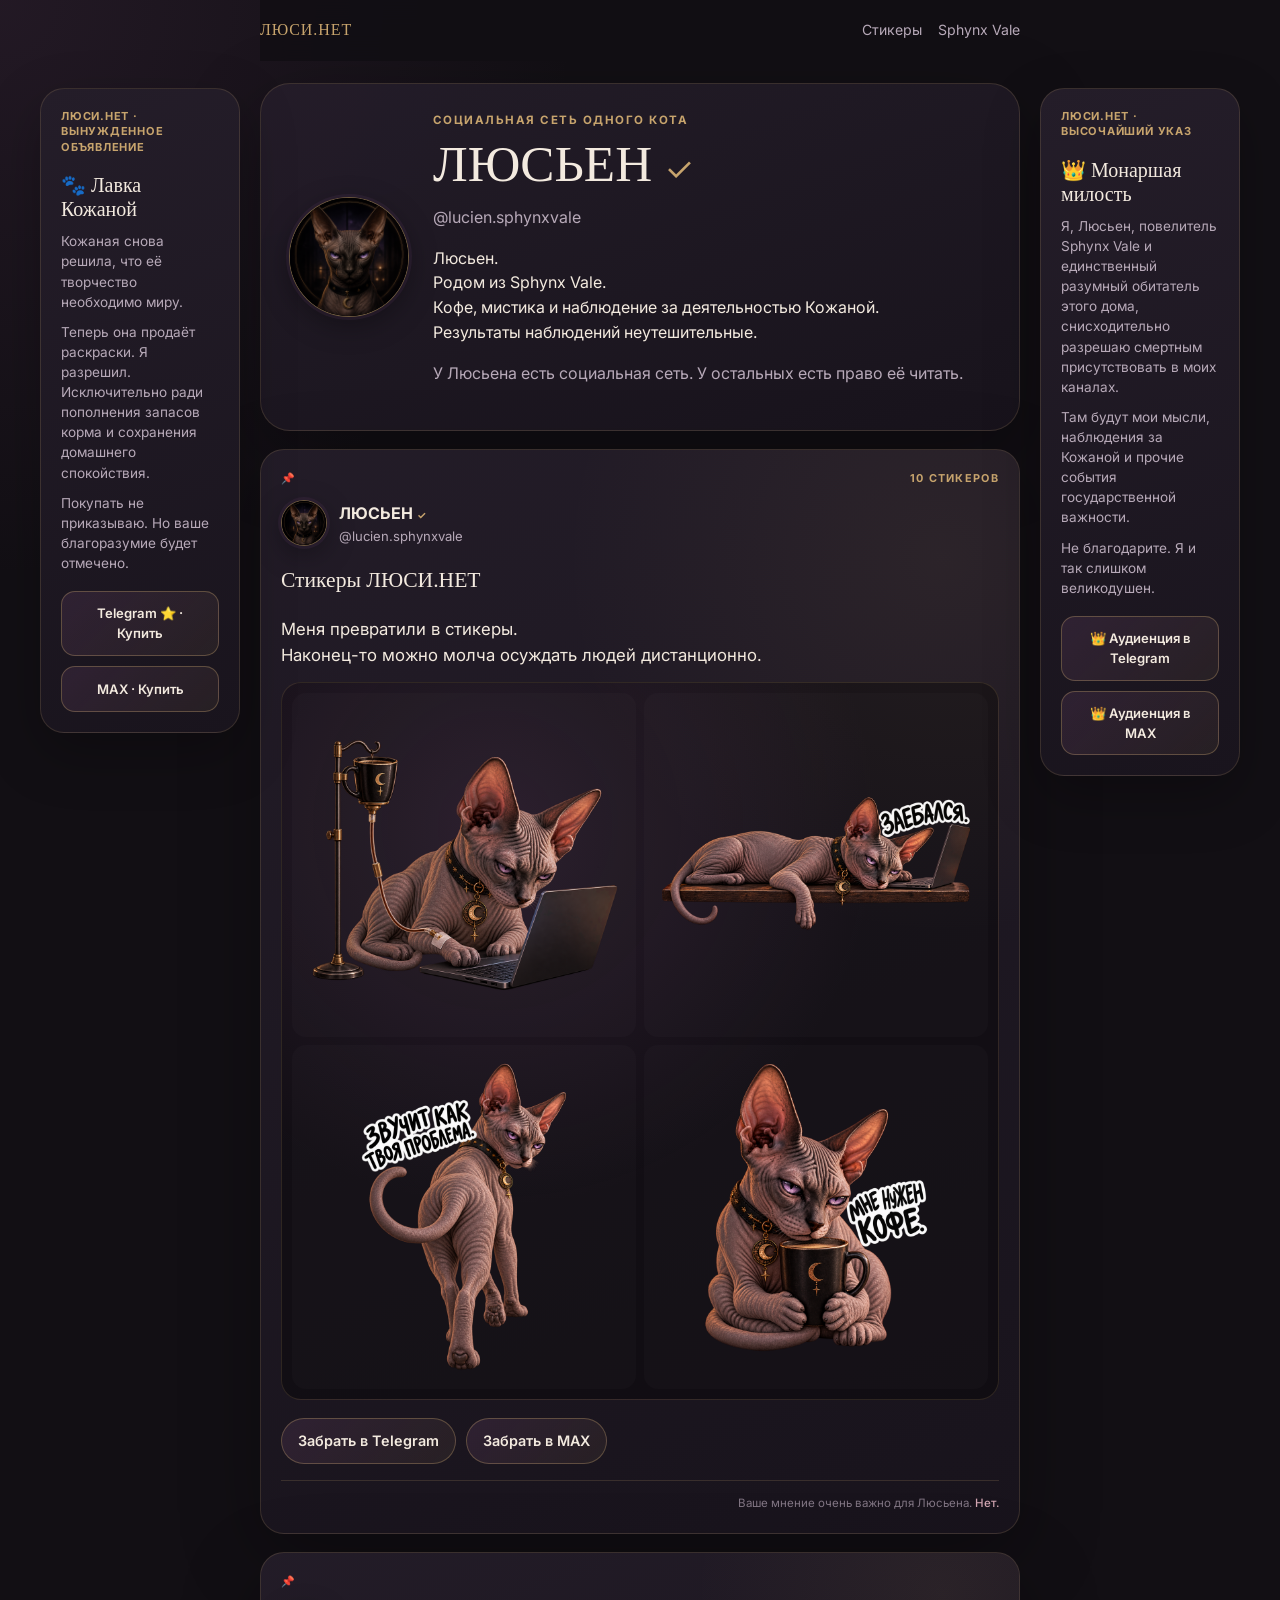
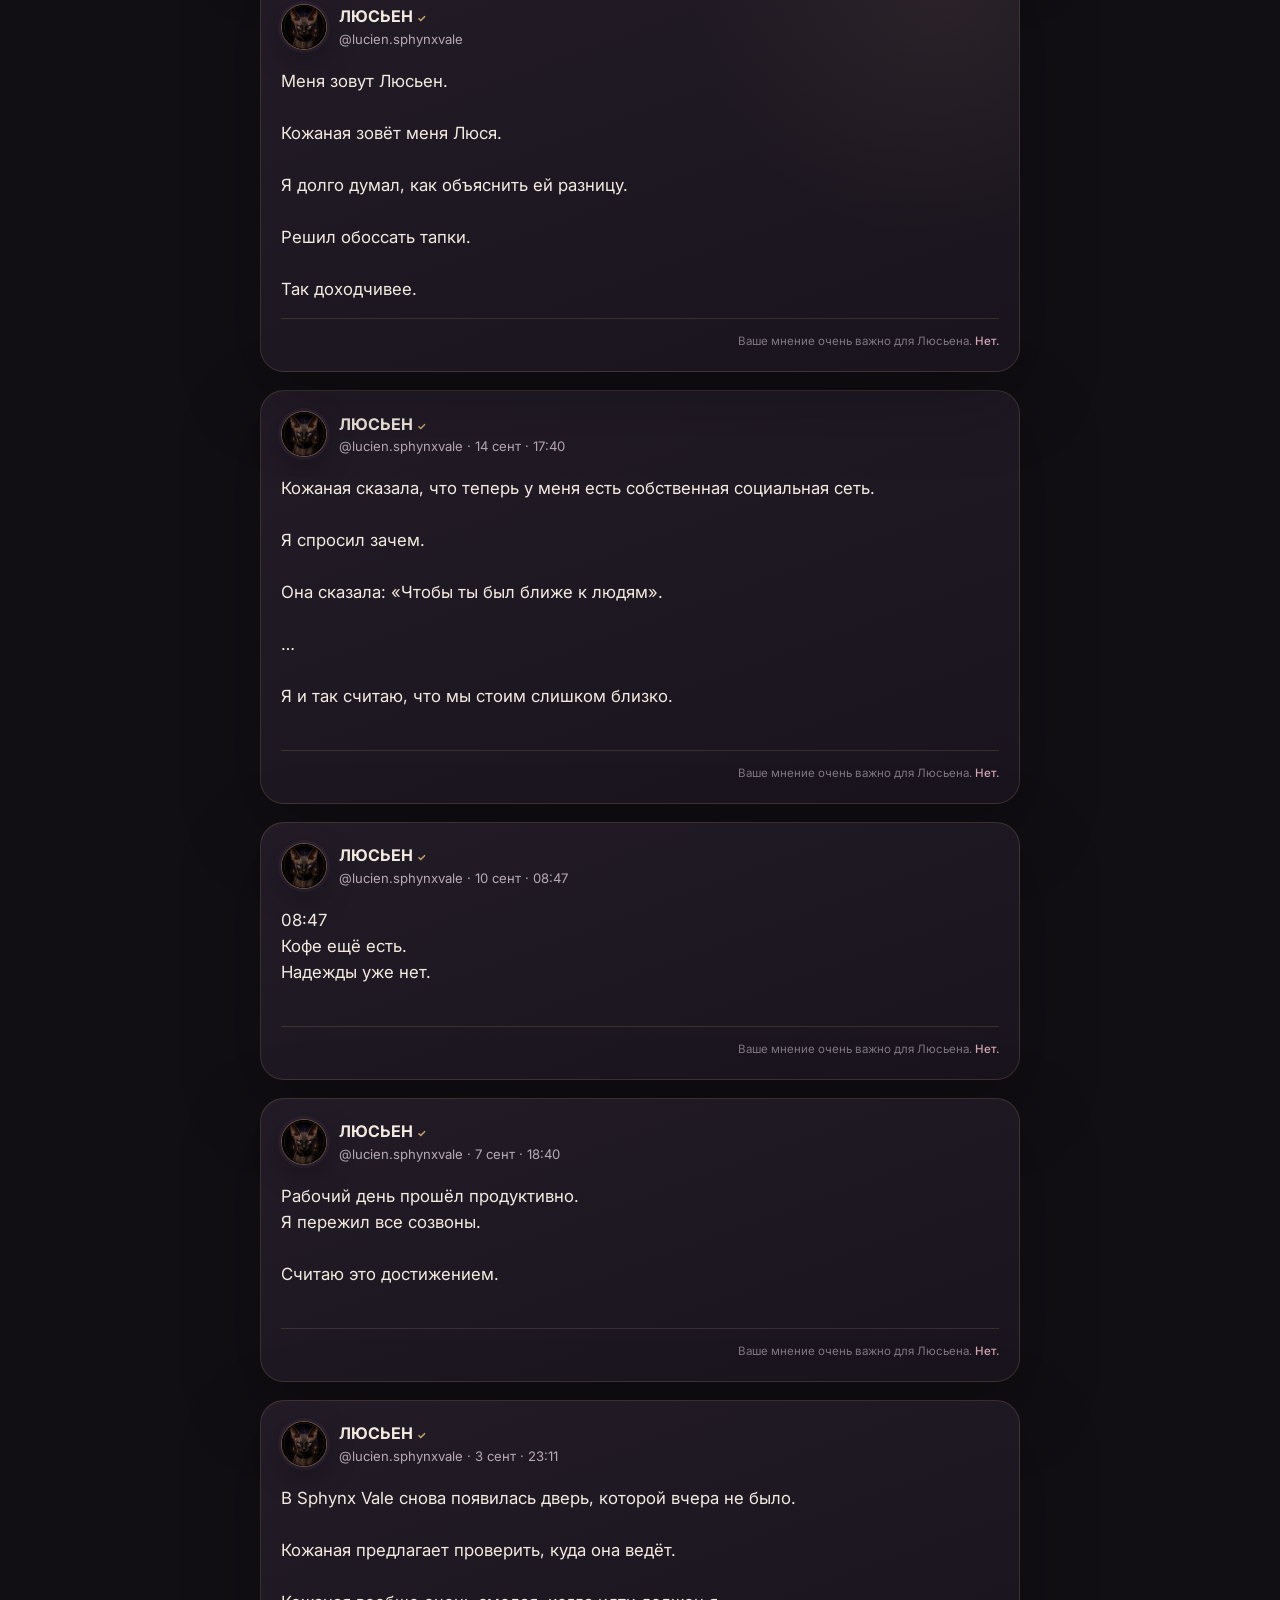
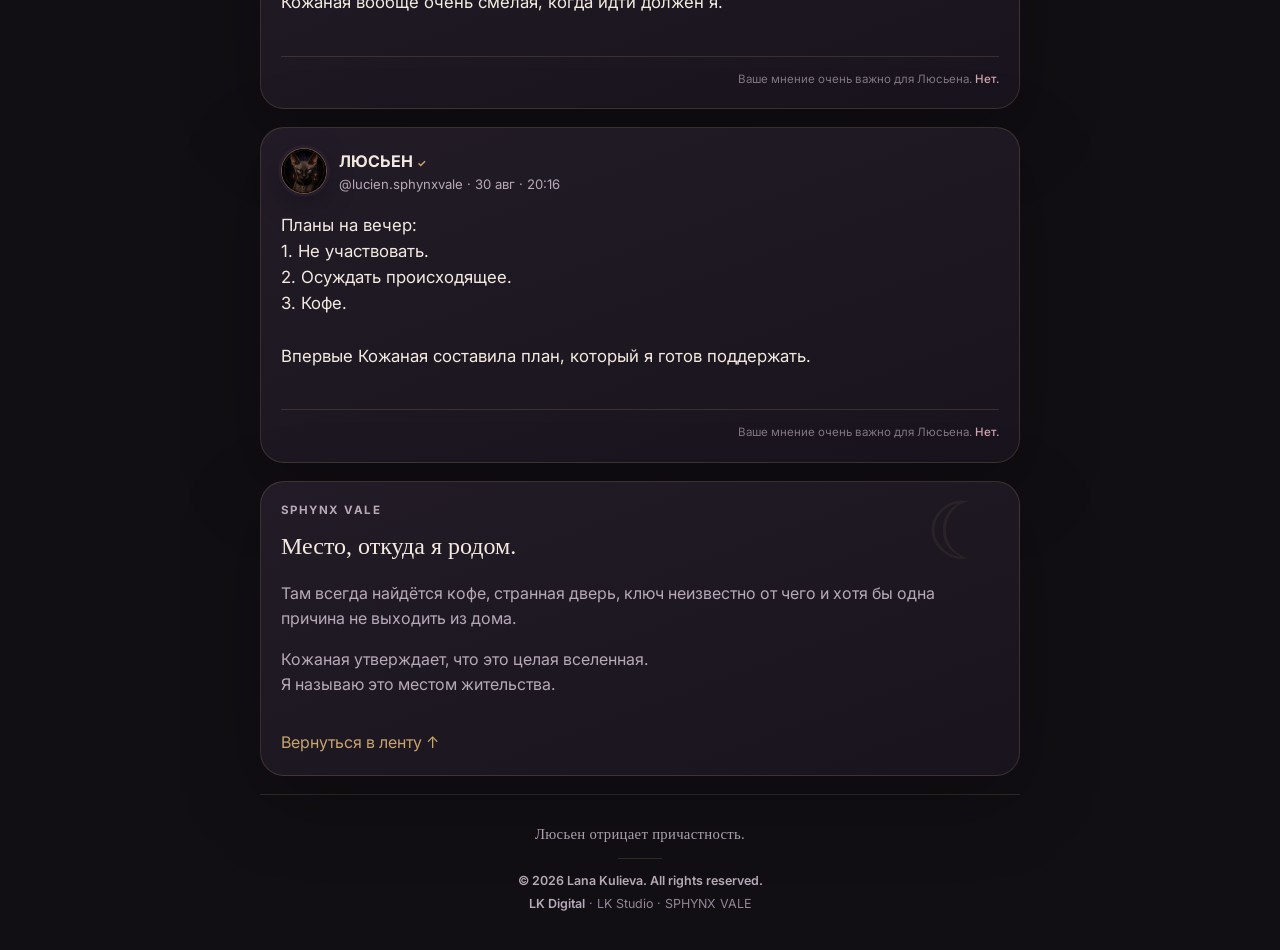
<file: index.html>
<!doctype html>
<html lang="ru">
<head>
  <meta charset="utf-8" />
  <meta name="viewport" content="width=device-width, initial-scale=1" />
  <meta name="theme-color" content="#17131a" />
  <meta name="description" content="ЛЮСИ.НЕТ — личная социальная сеть одного очень уставшего сфинкса." />
  <title>ЛЮСИ.НЕТ</title>
  <link rel="canonical" href="https://lusy.space/" />
  <link rel="icon" type="image/png" href="./public/assets/lucien_profile_avatar_square.png" />
  <link rel="apple-touch-icon" href="./public/assets/lucien_profile_avatar_square.png" />
  <meta property="og:type" content="website" />
  <meta property="og:url" content="https://lusy.space/" />
  <meta property="og:title" content="ЛЮСИ.НЕТ" />
  <meta property="og:description" content="Социальная сеть Люсьена. Люсьен отрицает причастность." />
  <meta property="og:image" content="https://lusy.space/public/assets/lucien_profile_avatar_square.png" />
  <meta property="og:image:alt" content="Люсьен — сфинкс из Sphynx Vale" />
  <meta name="twitter:card" content="summary" />
  <meta name="twitter:title" content="ЛЮСИ.НЕТ" />
  <meta name="twitter:description" content="Социальная сеть Люсьена. Люсьен отрицает причастность." />
  <meta name="twitter:image" content="https://lusy.space/public/assets/lucien_profile_avatar_square.png" />
  <link rel="preconnect" href="https://fonts.googleapis.com">
  <link rel="preconnect" href="https://fonts.gstatic.com" crossorigin>
  <link href="https://fonts.googleapis.com/css2?family=Inter:wght@400;500;600;700&family=Prata&display=swap" rel="stylesheet">
  <link rel="stylesheet" href="./styles.css?v=20261015-shop-decree" />
</head>
<body>
  <div class="site-shell">
    <header class="topbar">
      <a class="brand" href="#top" aria-label="ЛЮСИ.НЕТ">ЛЮСИ.НЕТ</a>
      <nav class="topnav" aria-label="Навигация">
        <a href="#stickers">Стикеры</a>
        <a href="#worlds">Sphynx Vale</a>
      </nav>
    </header>

    <div id="lk-digital" class="shop-sidebars" aria-label="LK Digital">
      <aside class="shop-sidebar shop-sidebar-left">
        <p class="eyebrow">ЛЮСИ.НЕТ · ВЫНУЖДЕННОЕ ОБЪЯВЛЕНИЕ</p><h2>🐾 Лавка Кожаной</h2>
        <p>Кожаная снова решила, что её творчество необходимо миру.</p>
        <p>Теперь она продаёт раскраски. Я разрешил. Исключительно ради пополнения запасов корма и сохранения домашнего спокойствия.</p>
        <p>Покупать не приказываю. Но ваше благоразумие будет отмечено.</p>
        <div class="shop-side-links">
          <a class="platform-button" href="https://t.me/LKDigitalShopBot" target="_blank" rel="noopener noreferrer">Telegram ⭐ · Купить</a>
          <a class="platform-button" href="https://max.ru/id524931491387_bot" target="_blank" rel="noopener noreferrer">MAX · Купить</a>
        </div>
      </aside>
      <aside class="shop-sidebar shop-sidebar-right">
        <p class="eyebrow">ЛЮСИ.НЕТ · ВЫСОЧАЙШИЙ УКАЗ</p><h2>👑 Монаршая милость</h2>
        <p>Я, Люсьен, повелитель Sphynx Vale и единственный разумный обитатель этого дома, снисходительно разрешаю смертным присутствовать в моих каналах.</p>
        <p>Там будут мои мысли, наблюдения за Кожаной и прочие события государственной важности.</p>
        <p>Не благодарите. Я и так слишком великодушен.</p>
        <div class="shop-side-links">
          <a class="platform-button" href="https://t.me/LucienJudges" target="_blank" rel="noopener noreferrer">👑 Аудиенция в Telegram</a>
          <a class="platform-button" href="https://max.ru/channel_LucienJudges" target="_blank" rel="noopener noreferrer">👑 Аудиенция в MAX</a>
        </div>
      </aside>
    </div>
    <div class="shop-mobile-bar" aria-label="Быстрый доступ к магазину">
      <details class="shop-mobile-group"><summary>🐾 Лавка Кожаной</summary>
        <div class="shop-mobile-links">
          <p class="royal-mobile-note">Кожаная продаёт раскраски. Я разрешил. Исключительно ради корма и домашнего спокойствия.</p>
          <a class="platform-button" href="https://t.me/LKDigitalShopBot" target="_blank" rel="noopener noreferrer">Telegram ⭐ · Купить</a>
          <a class="platform-button" href="https://max.ru/id524931491387_bot" target="_blank" rel="noopener noreferrer">MAX · Купить</a>
        </div>
      </details>
      <details class="shop-mobile-group"><summary>👑 Аудиенция у Люсьена</summary>
        <div class="shop-mobile-links">
          <p class="royal-mobile-note">Люсьен милостиво разрешил смертным следить за его мыслями и наблюдениями за Кожаной. Не благодарите.</p>
          <a class="platform-button" href="https://t.me/LucienJudges" target="_blank" rel="noopener noreferrer">👑 Аудиенция в Telegram</a>
          <a class="platform-button" href="https://max.ru/channel_LucienJudges" target="_blank" rel="noopener noreferrer">👑 Аудиенция в MAX</a>
        </div>
      </details>
    </div>
    <main id="top">
      <section class="profile-card" aria-labelledby="profile-name">
        <div class="profile-avatar"><img src="./public/assets/lucien_profile_avatar_square.png" alt="Люсьен — сфинкс из Sphynx Vale" /></div>
        <div class="profile-copy">
          <div class="eyebrow">социальная сеть одного кота</div>
          <h1 id="profile-name">ЛЮСЬЕН <span class="verified" aria-label="проверенный профиль">✓</span></h1>
          <p class="handle">@lucien.sphynxvale</p>
          <p class="bio">Люсьен.<br>Родом из Sphynx Vale.<br>Кофе, мистика и наблюдение за деятельностью Кожаной.<br>Результаты наблюдений неутешительные.</p>
          <p class="profile-note">У Люсьена есть социальная сеть. У остальных есть право её читать.</p>
        </div>
      </section>

      <section id="stickers" class="post-card pinned-post" aria-label="Закреплённый пост Люсьена">
        <p class="eyebrow">закреплено</p>
        <header class="post-header">
          <div class="post-avatar"><img src="./public/assets/lucien_profile_avatar_square.png" alt="" /></div>
          <div>
            <div class="post-name">ЛЮСЬЕН <span class="verified">✓</span></div>
            <div class="post-meta"><span class="post-handle">@lucien.sphynxvale</span></div>
          </div>
        </header>
        <div class="post-text">Меня превратили в стикеры.<br>Наконец-то можно молча осуждать людей дистанционно.</div>
        <div class="button-row" aria-label="Площадки со стикерами">
          <a class="platform-button" href="https://t.me/addstickers/LucienSphynxVale" target="_blank" rel="noopener noreferrer">Забрать в Telegram</a>
          <a class="platform-button" href="https://max.ru/stickerset/tF6aGhBbHkUcDq4DeCsr9boXd4EbcHe0UyiUWlW85Z0" target="_blank" rel="noopener noreferrer">Забрать в MAX</a>
        </div>
        <div class="post-actions">
          <span class="opinion-note">Ваше мнение очень важно для Люсьена. <strong>Нет.</strong></span>
        </div>
      </section>

      <article class="post-card pinned-post" id="post-name-lucy" aria-label="Закреплённый пост №2 Люсьена">
        <div class="pinned-label"><span aria-label="Закреплённый пост" title="Закреплённый пост">📌</span></div>
        <header class="post-header">
          <div class="post-avatar"><img src="./public/assets/lucien_profile_avatar_square.png" alt="" /></div>
          <div>
            <div class="post-name">ЛЮСЬЕН <span class="verified">✓</span></div>
            <div class="post-meta"><span class="post-handle">@lucien.sphynxvale</span></div>
          </div>
        </header>
        <div class="post-text">Меня зовут Люсьен.

Кожаная зовёт меня Люся.

Я долго думал, как объяснить ей разницу.

Решил обоссать тапки.

Так доходчивее.</div>
        <div class="post-actions">
          <span class="opinion-note">Ваше мнение очень важно для Люсьена. <strong>Нет.</strong></span>
        </div>
      </article>

      <section id="feed" class="feed" aria-label="Лента Люсьена"></section>

      <section id="worlds" class="utility-card worlds-card">
        <div>
          <p class="eyebrow">Sphynx Vale</p>
          <h2>Место, откуда я родом.</h2>
          <p>Там всегда найдётся кофе, странная дверь, ключ неизвестно от чего и хотя бы одна причина не выходить из дома.</p>
          <p>Кожаная утверждает, что это целая вселенная.<br>Я называю это местом жительства.</p>
        </div>
        <a class="ghost-link" href="#feed">Вернуться в ленту ↑</a>
      </section>
    </main>

    <footer class="site-footer">
      <div class="footer-lore">Люсьен отрицает причастность.</div>
      <div class="footer-divider" aria-hidden="true"></div>
      <div class="footer-legal">
        <strong>© 2026 Lana Kulieva. All rights reserved.</strong>
        <span><strong>LK Digital</strong> · LK Studio · SPHYNX VALE</span>
      </div>
    </footer>
  </div>

  <template id="post-template">
    <article class="post-card">
      <header class="post-header">
        <div class="post-avatar"><img src="./public/assets/lucien_profile_avatar_square.png" alt="" /></div>
        <div>
          <div class="post-name">ЛЮСЬЕН <span class="verified">✓</span></div>
          <div class="post-meta"><span class="post-handle">@lucien.sphynxvale</span> · <time></time></div>
        </div>
      </header>
      <div class="post-visual" hidden></div>
      <div class="post-text"></div>
      <a class="post-cta" hidden></a>
      <div class="post-actions">
        <span class="opinion-note">Ваше мнение очень важно для Люсьена. <strong>Нет.</strong></span>
      </div>
    </article>
  </template>

  <script src="./app.js?v=20261015-2" defer></script>
</body>
</html>
</file>
<file: styles.css>
:root{--bg:#120f14;--panel:#201924;--text:#f3eadf;--muted:#b7a9b8;--gold:#c7a46d;--plum:#6e456f;--line:rgba(199,164,109,.18)}*{box-sizing:border-box}html{scroll-behavior:smooth}body{margin:0;background:radial-gradient(circle at top left,rgba(110,69,111,.18),transparent 36rem),#120f14;color:var(--text);font-family:Inter,system-ui,sans-serif;line-height:1.55}.site-shell{width:min(100% - 28px,760px);margin:auto}.topbar{position:sticky;top:0;z-index:20;display:flex;justify-content:space-between;align-items:center;gap:18px;padding:18px 0;background:rgba(18,15,20,.92);backdrop-filter:blur(14px)}.brand{font-family:Georgia,serif;color:var(--gold);text-decoration:none;letter-spacing:.06em;white-space:nowrap}.topnav{display:flex;gap:16px;flex-wrap:wrap;justify-content:flex-end;min-width:0}.topnav a{color:var(--muted);text-decoration:none;font-size:.88rem;white-space:nowrap}.topnav a:hover{color:var(--text)}main{display:grid;gap:18px;padding-top:22px}.profile-card,.post-card,.utility-card{background:linear-gradient(160deg,rgba(36,29,41,.96),rgba(25,20,29,.97));border:1px solid var(--line);box-shadow:0 24px 80px rgba(0,0,0,.28)}.profile-card{display:grid;grid-template-columns:120px 1fr;gap:24px;align-items:center;padding:28px;border-radius:30px;margin:0}.profile-avatar,.post-avatar{position:relative;overflow:hidden;border:1px solid rgba(199,164,109,.5);background:#0b090c;border-radius:50%;box-shadow:0 0 0 3px rgba(110,69,111,.14),0 8px 28px rgba(0,0,0,.34)}.profile-avatar{width:120px;aspect-ratio:1}.profile-avatar img,.post-avatar img{width:100%;height:100%;display:block;object-fit:contain;background:#080709}.eyebrow{margin:0 0 8px;color:var(--gold);text-transform:uppercase;letter-spacing:.13em;font-size:.72rem;font-weight:700}h1,h2{font-family:Georgia,serif;font-weight:400}h1{margin:0;font-size:clamp(2rem,8vw,3.2rem);line-height:1}h2{margin:0 0 8px}.verified{color:var(--gold);font-family:Inter,sans-serif;font-size:.65em}.handle,.profile-note{color:var(--muted)}.feed{display:grid;gap:18px}.post-card,.utility-card{border-radius:24px;padding:20px}.post-header{display:flex;gap:12px;align-items:center}.post-avatar{width:46px;height:46px;flex:0 0 46px}.post-name{font-weight:700}.post-meta{color:var(--muted);font-size:.82rem}.post-text{white-space:pre-line;font-size:1.05rem;margin-top:18px}.post-cta{display:inline-flex;margin-top:16px;color:var(--gold);text-decoration:none;font-weight:600}.post-actions{display:flex;justify-content:flex-end;gap:12px;margin-top:16px;padding-top:14px;border-top:1px solid var(--line)}.opinion-note{color:#827684;font-size:.72rem;text-align:right}.opinion-note strong{color:#d2a6b2;font-weight:500}.utility-card{margin-top:0}.utility-card p{color:var(--muted)}.button-row{display:flex;flex-wrap:wrap;gap:10px;margin-top:18px}.platform-button{display:inline-flex;align-items:center;justify-content:center;border:1px solid rgba(199,164,109,.35);background:linear-gradient(135deg,rgba(110,69,111,.24),rgba(199,164,109,.08));color:var(--text);padding:11px 16px;border-radius:999px;text-decoration:none;font-size:.9rem;font-weight:600;transition:transform .18s ease,border-color .18s ease,background .18s ease}.platform-button:hover{transform:translateY(-1px);border-color:rgba(199,164,109,.72);background:linear-gradient(135deg,rgba(110,69,111,.34),rgba(199,164,109,.13))}.platform-button:focus-visible{outline:2px solid var(--gold);outline-offset:3px}.ghost-link{display:inline-block;margin-top:18px;color:var(--gold);text-decoration:none}.pinned-post{position:relative;overflow:hidden}.pinned-post:before{content:"";position:absolute;inset:0;background:radial-gradient(circle at 90% 10%,rgba(199,164,109,.07),transparent 32%);pointer-events:none}.pinned-label{display:flex;justify-content:space-between;gap:12px;color:var(--gold);text-transform:uppercase;letter-spacing:.12em;font-size:.68rem;font-weight:700;margin-bottom:14px}.sticker-heading{font-family:Georgia,serif;font-size:1.35rem;margin-top:18px}.sticker-preview{margin-top:14px;border:1px solid rgba(199,164,109,.16);border-radius:20px;background:radial-gradient(circle at 30% 20%,rgba(110,69,111,.24),transparent 50%),rgba(8,7,9,.5);padding:10px;overflow:hidden}.sticker-grid{display:grid;grid-template-columns:repeat(2,minmax(0,1fr));gap:8px}.sticker-grid img{display:block;width:100%;aspect-ratio:1;object-fit:contain;border-radius:14px;background:rgba(255,255,255,.015);min-width:0}.section-marker{display:flex;align-items:center;gap:12px;color:var(--gold);font-size:.72rem;text-transform:uppercase;letter-spacing:.12em;padding:2px 4px}.section-rule{height:1px;flex:1;background:var(--line)}.worlds-card{position:relative;overflow:hidden}.world-symbol{position:absolute;right:22px;top:10px;font-family:Georgia,serif;font-size:5rem;line-height:1;color:rgba(199,164,109,.08)}.small-note{font-size:.82rem}.site-footer{display:flex;flex-direction:column;align-items:center;justify-content:center;gap:12px;color:#746976;border-top:1px solid var(--line);padding:28px 0 36px;margin-top:18px;font-size:.78rem;text-align:center}.footer-lore{width:100%;font-family:Georgia,serif;color:#b7a9b8;font-size:.92rem;letter-spacing:.02em}.footer-divider{width:44px;height:1px;background:var(--line)}.footer-legal{display:flex;flex-direction:column;align-items:center;gap:4px;width:100%;color:#938697}.footer-legal strong{color:#b7a9b8;font-weight:600}.error-page{min-height:100vh;display:grid;place-items:center;padding:24px}.error-shell{width:min(100%,620px);text-align:center;padding:42px 28px;border:1px solid var(--line);border-radius:30px;background:linear-gradient(160deg,rgba(36,29,41,.96),rgba(25,20,29,.97));box-shadow:0 24px 80px rgba(0,0,0,.35)}.error-avatar{width:112px;height:112px;object-fit:contain;border-radius:50%;border:1px solid rgba(199,164,109,.5);background:#080709;margin:0 auto 20px;display:block}.error-shell h1{margin-bottom:16px}.error-copy{color:var(--muted);font-size:1.05rem;margin:0 auto 24px;max-width:430px}@media(max-width:640px){.site-shell{width:min(100% - 24px,760px)}.topbar{align-items:stretch;flex-direction:column;gap:10px;padding:12px 0 10px}.brand{display:block;width:100%;padding:4px 0 2px;text-align:center;font-size:1rem;letter-spacing:.08em}.topnav{display:grid;grid-template-columns:repeat(2,minmax(0,1fr));gap:6px;width:100%}.topnav a{min-width:0;text-align:center;white-space:normal;font-size:.76rem;line-height:1.2;padding:8px 6px;border:1px solid rgba(199,164,109,.12);border-radius:999px;background:rgba(255,255,255,.02)}.profile-card{grid-template-columns:78px 1fr;gap:16px;padding:20px;align-items:center}.profile-avatar{width:78px;margin-top:0}.platform-button{flex:1 1 190px}.sticker-preview{padding:6px}.sticker-grid{gap:6px}.site-footer{padding-bottom:30px}.footer-lore{font-size:.88rem}.footer-legal{font-size:.74rem}.error-shell{padding:34px 20px}.error-avatar{width:92px;height:92px}}
/* LK Digital links */
.shop-card{position:relative;overflow:hidden}.shop-card h2{max-width:32rem}.shop-links{display:grid;grid-template-columns:repeat(2,minmax(0,1fr));gap:10px;margin-top:14px}.shop-button{min-width:0;min-height:54px;text-align:center;line-height:1.35;border-radius:16px;white-space:normal}.shop-subheading{margin:22px 0 0;color:var(--gold)!important;font-size:.9rem;font-weight:700}.shop-button-pending{opacity:.52;cursor:not-allowed;border-style:dashed;background:rgba(255,255,255,.025);transform:none!important}.shop-button-pending:hover{border-color:rgba(199,164,109,.35);background:rgba(255,255,255,.025)}@media(max-width:480px){.shop-links{grid-template-columns:1fr}}

/* Sticky LK Digital side panels on wide desktops */
.shop-sidebars{display:none}
.shop-mobile-bar{display:none}
@media(min-width:1200px){
 .shop-sidebars{display:block}
 .shop-sidebar{position:fixed;top:88px;z-index:12;width:clamp(175px,calc((100vw - 830px)/2 - 25px),300px);max-height:calc(100vh - 105px);overflow:auto;padding:20px;border:1px solid var(--line);border-radius:24px;background:linear-gradient(160deg,#241d29,#19141d);box-shadow:0 20px 55px rgba(0,0,0,.25)}
 .shop-sidebar-left{right:calc(50% + 400px)}
 .shop-sidebar-right{left:calc(50% + 400px)}
 .shop-sidebar h2{font-size:1.4rem}
 .shop-sidebar p:not(.eyebrow){font-size:.85rem;color:var(--muted)}
 .shop-side-links{display:grid;gap:10px;margin-top:18px}
 .shop-side-links .platform-button{min-height:46px;text-align:center;border-radius:14px;white-space:normal;font-size:.82rem}
}
@media(max-width:1199px){
 .shop-mobile-bar{position:sticky;top:62px;z-index:19;display:grid;grid-template-columns:repeat(2,minmax(0,1fr));gap:8px;padding:8px 0;background:rgba(18,15,20,.97);backdrop-filter:blur(14px)}
 .shop-mobile-group{position:relative;min-width:0}
 .shop-mobile-group summary{display:grid;place-items:center;min-height:44px;cursor:pointer;list-style:none;border:1px solid rgba(199,164,109,.4);border-radius:14px;background:#322638;font-size:.88rem;font-weight:600}
 .shop-mobile-group summary::-webkit-details-marker{display:none}
 .shop-mobile-group[open] summary{border-color:var(--gold);background:#49334e}
 .shop-mobile-links{position:absolute;top:calc(100% + 8px);width:min(300px,calc(100vw - 24px));display:grid;gap:8px;padding:12px;border:1px solid var(--line);border-radius:16px;background:#241d29;box-shadow:0 15px 35px rgba(0,0,0,.45)}
 .shop-mobile-group:last-child .shop-mobile-links{right:0}
 .shop-mobile-links .platform-button{min-height:44px;border-radius:12px;text-align:center}
}
@media(max-width:640px){.shop-mobile-bar{top:96px}}
@media(max-width:360px){.shop-mobile-bar{top:104px}}

/* Lucien's royal audience: keep the decree legible in desktop sidebar and mobile dropdown */
.shop-sidebar-right{display:flex;flex-direction:column;gap:10px}
.shop-sidebar-right .eyebrow{font-size:.69rem;line-height:1.4;letter-spacing:.07em}
.shop-sidebar-right h2{margin:0;font-size:1.25rem;line-height:1.2}
.shop-sidebar-right p:not(.eyebrow){margin:0;line-height:1.48}
.shop-sidebar-right .shop-side-links{margin-top:8px}
.royal-mobile-note{margin:0 0 4px;color:var(--muted);font-size:.79rem;line-height:1.45}
@media(max-width:1199px){.shop-mobile-group:last-child summary{font-size:clamp(.7rem,2.8vw,.88rem);padding:0 5px}}

/* Match Lucien's shop decree to the royal audience panel */
.shop-sidebar-left{display:flex;flex-direction:column;gap:10px}
.shop-sidebar-left .eyebrow{font-size:.69rem;line-height:1.4;letter-spacing:.07em}
.shop-sidebar-left h2{margin:0;font-size:1.25rem;line-height:1.2}
.shop-sidebar-left p:not(.eyebrow){margin:0;line-height:1.48}
.shop-sidebar-left .shop-side-links{margin-top:8px}
@media(max-width:1199px){.shop-mobile-group:first-child summary{font-size:clamp(.7rem,2.8vw,.88rem);padding:0 5px}}
</file>
